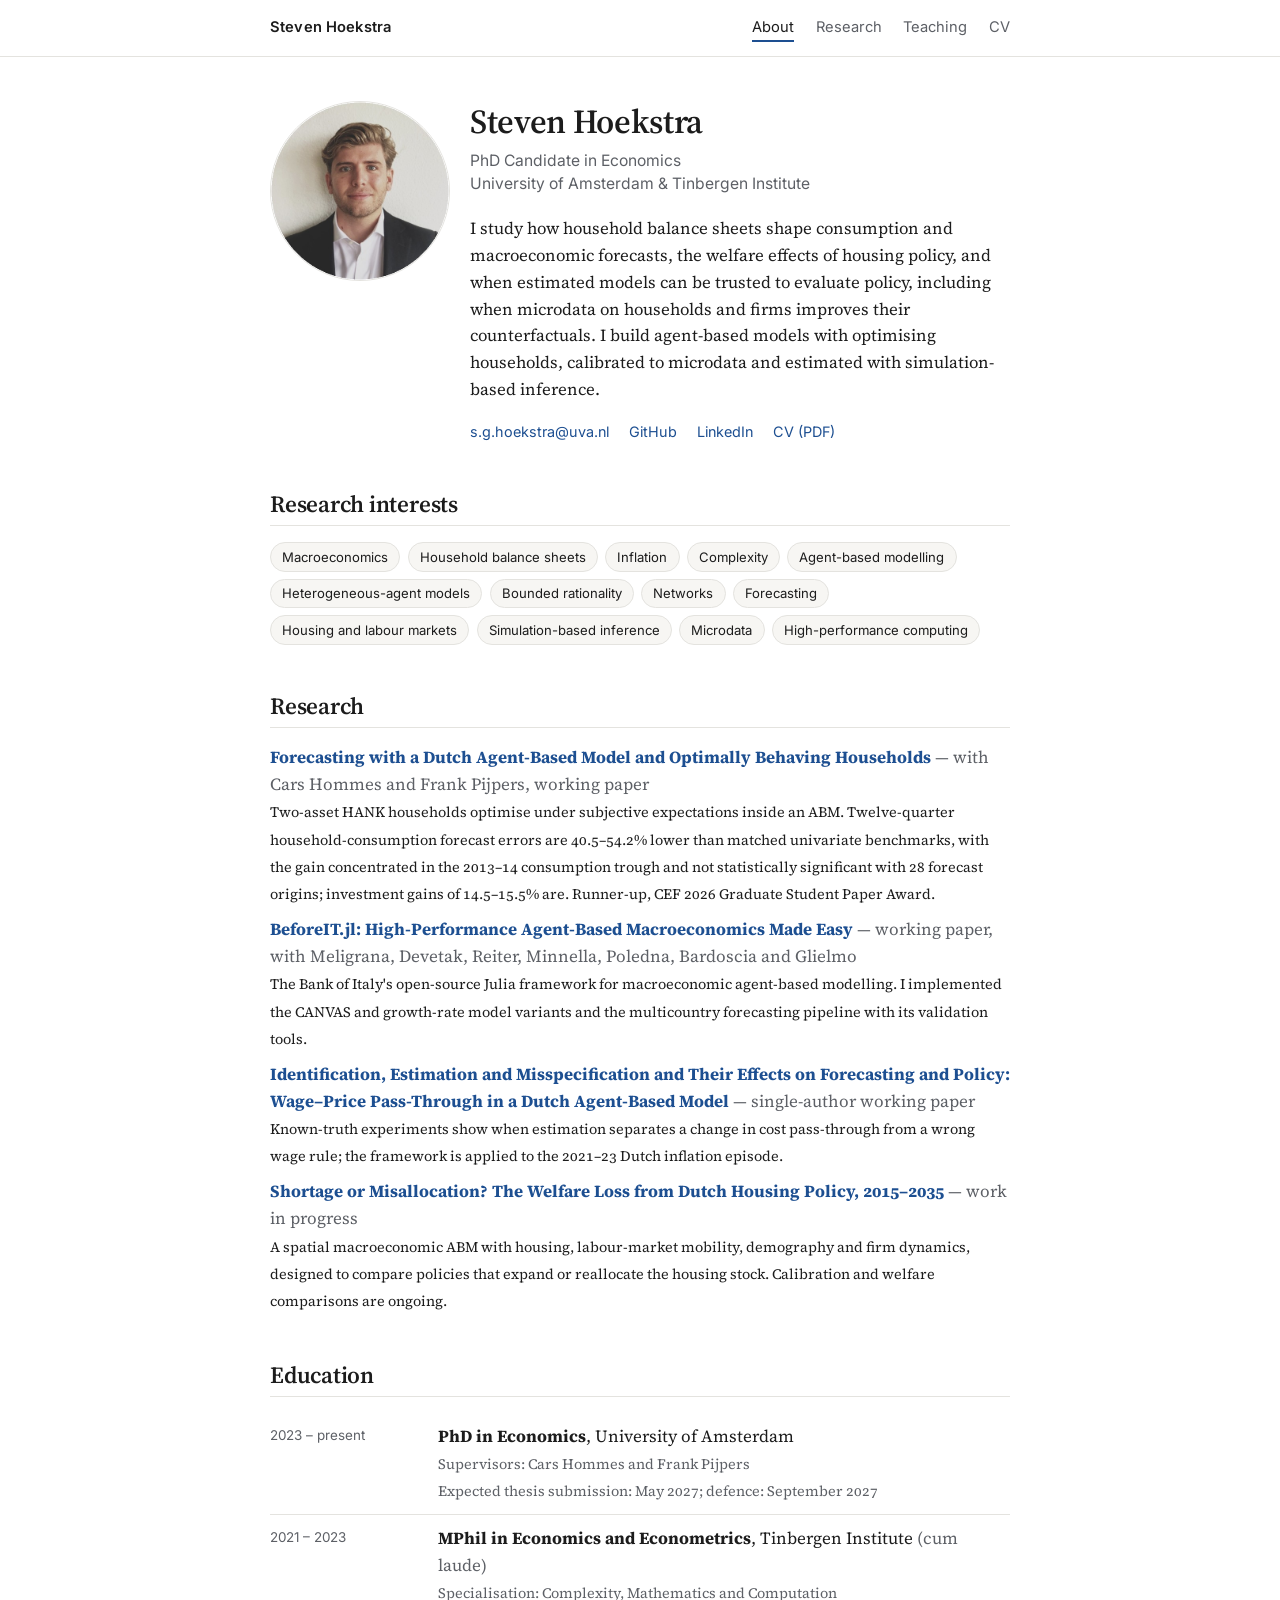
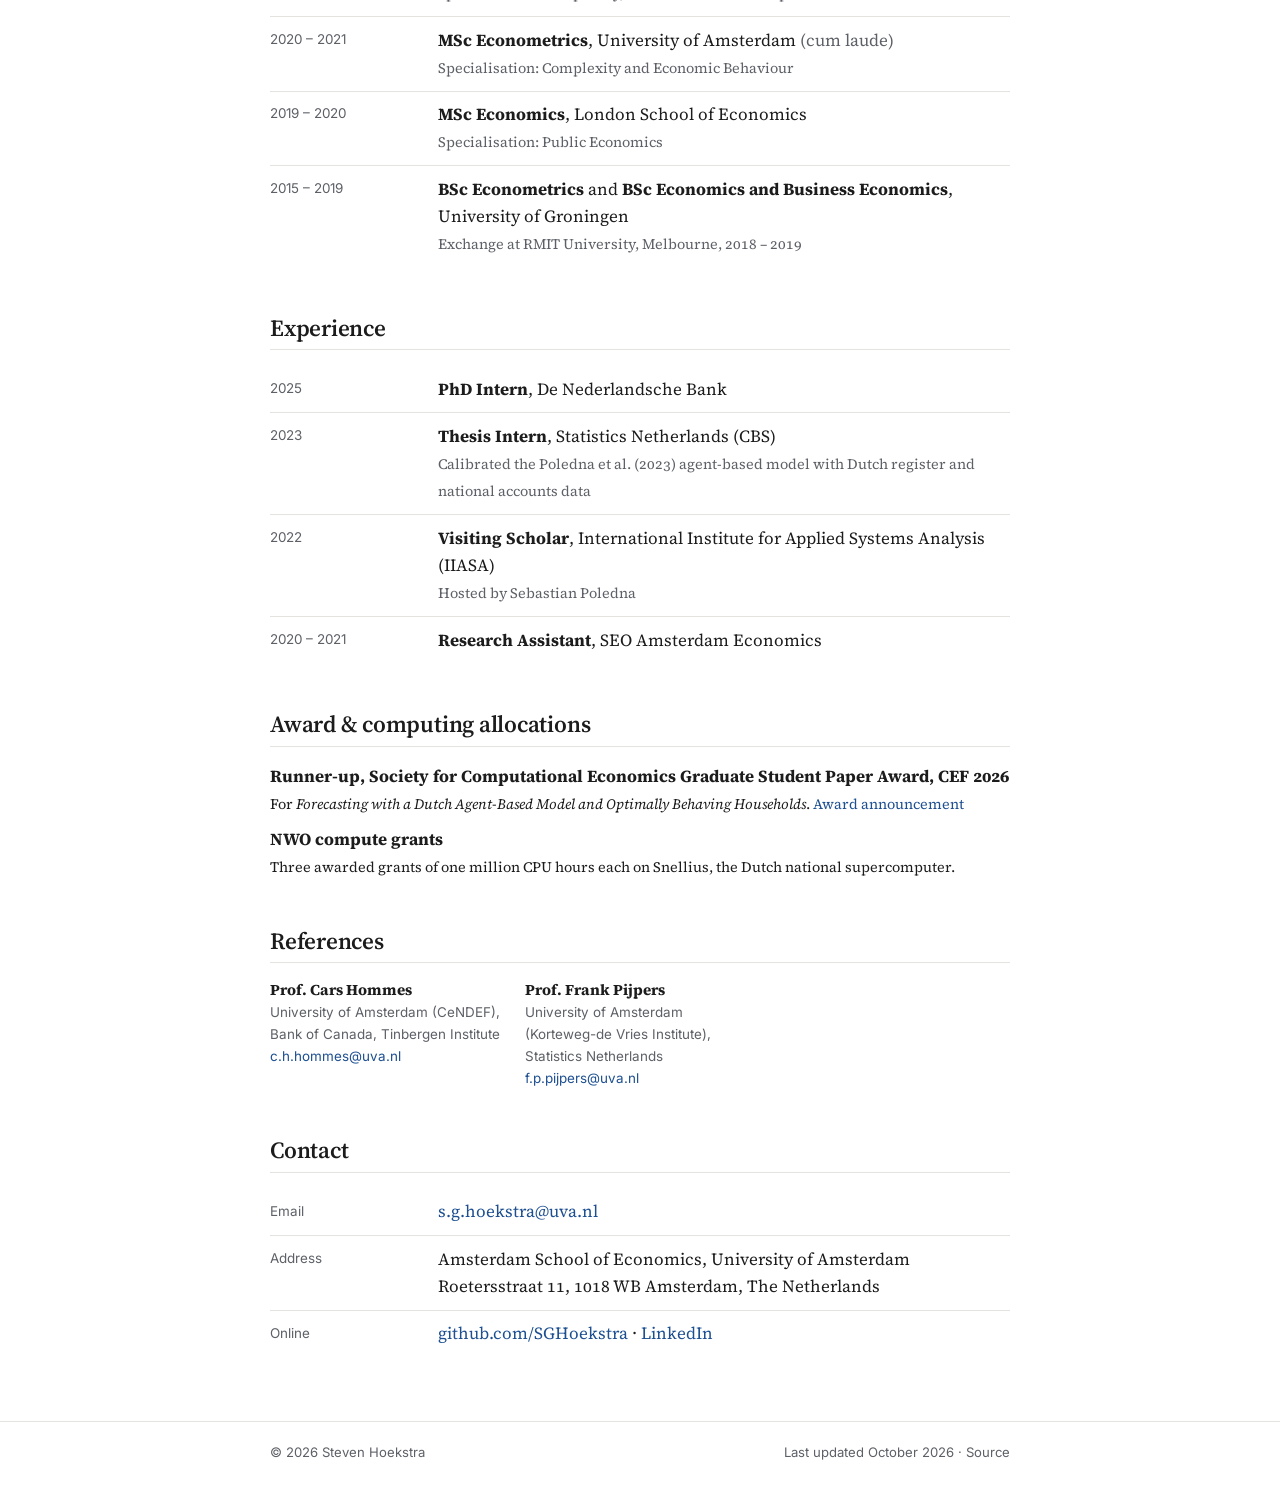
<file: index.html>
<!DOCTYPE html>
<html lang="en">
<head>
  <meta charset="utf-8">
  <meta name="viewport" content="width=device-width, initial-scale=1">
  <title>Steven Hoekstra — Economist, University of Amsterdam</title>
  <meta name="description" content="Steven Hoekstra is a PhD candidate in economics at the University of Amsterdam, studying household balance sheets, forecasting and the reliability of estimated models with agent-based models, microdata and simulation-based inference.">
  <link rel="canonical" href="https://sghoekstra.github.io/">
  <meta property="og:type" content="profile">
  <meta property="og:title" content="Steven Hoekstra — Economist">
  <meta property="og:description" content="PhD candidate in economics, University of Amsterdam & Tinbergen Institute. Household balance sheets, agent-based models and simulation-based inference.">
  <meta property="og:url" content="https://sghoekstra.github.io/">
  <link rel="icon" href="assets/img/favicon.svg" type="image/svg+xml">
  <link rel="preconnect" href="https://fonts.googleapis.com">
  <link rel="preconnect" href="https://fonts.gstatic.com" crossorigin>
  <link href="https://fonts.googleapis.com/css2?family=Inter:wght@400;500;600&family=Source+Serif+4:ital,opsz,wght@0,8..60,400;0,8..60,600;1,8..60,400&display=swap" rel="stylesheet">
  <link rel="stylesheet" href="assets/css/style.css?v=2">
</head>
<body>

<header class="site-header">
  <div class="wrap">
    <a class="brand" href="index.html">Steven Hoekstra</a>
    <nav aria-label="Main">
      <ul class="nav">
        <li><a href="index.html" aria-current="page">About</a></li>
        <li><a href="research.html">Research</a></li>
        <li><a href="teaching.html">Teaching</a></li>
        <li><a href="cv/Steven_Hoekstra_CV.pdf">CV</a></li>
      </ul>
    </nav>
  </div>
</header>

<main>
  <div class="wrap">

    <section class="hero">
      <img class="portrait" src="assets/img/portrait.jpg" alt="Portrait of Steven Hoekstra" width="180" height="180">
      <div>
        <h1>Steven Hoekstra</h1>
        <p class="title">PhD Candidate in Economics<br>University of Amsterdam &amp; Tinbergen Institute</p>
        <p class="lede">I study how household balance sheets shape consumption and macroeconomic forecasts, the welfare effects of housing policy, and when estimated models can be trusted to evaluate policy, including when microdata on households and firms improves their counterfactuals. I build agent-based models with optimising households, calibrated to microdata and estimated with simulation-based inference.</p>
        <ul class="contact">
          <li><a href="mailto:s.g.hoekstra@uva.nl">s.g.hoekstra@uva.nl</a></li>
          <li><a href="https://github.com/SGHoekstra">GitHub</a></li>
          <li><a href="https://www.linkedin.com/in/steven-hoekstra-570608b4/">LinkedIn</a></li>
          <li><a href="cv/Steven_Hoekstra_CV.pdf">CV (PDF)</a></li>
        </ul>
      </div>
    </section>


    <h2>Research interests</h2>
    <ul class="fields">
      <li>Macroeconomics</li>
      <li>Household balance sheets</li>
      <li>Inflation</li>
      <li>Complexity</li>
      <li>Agent-based modelling</li>
      <li>Heterogeneous-agent models</li>
      <li>Bounded rationality</li>
      <li>Networks</li>
      <li>Forecasting</li>
      <li>Housing and labour markets</li>
      <li>Simulation-based inference</li>
      <li>Microdata</li>
      <li>High-performance computing</li>
    </ul>

    <h2>Research</h2>
    <ul class="clean">
      <li>
        <strong><a href="research.html#ocm">Forecasting with a Dutch Agent-Based Model and Optimally Behaving Households</a></strong> <span class="muted">— with Cars Hommes and Frank Pijpers, working paper</span><br>
        <span class="small">Two-asset HANK households optimise under subjective expectations inside an ABM. Twelve-quarter household-consumption forecast errors are 40.5–54.2% lower than matched univariate benchmarks, with the gain concentrated in the 2013–14 consumption trough and not statistically significant with 28 forecast origins; investment gains of 14.5–15.5% are. Runner-up, CEF 2026 Graduate Student Paper Award.</span>
      </li>
      <li>
        <strong><a href="research.html#beforeit">BeforeIT.jl: High-Performance Agent-Based Macroeconomics Made Easy</a></strong> <span class="muted">— working paper, with Meligrana, Devetak, Reiter, Minnella, Poledna, Bardoscia and Glielmo</span><br>
        <span class="small">The Bank of Italy's open-source Julia framework for macroeconomic agent-based modelling. I implemented the CANVAS and growth-rate model variants and the multicountry forecasting pipeline with its validation tools.</span>
      </li>
      <li>
        <strong><a href="research.html#wage-price">Identification, Estimation and Misspecification and Their Effects on Forecasting and Policy: Wage–Price Pass-Through in a Dutch Agent-Based Model</a></strong> <span class="muted">— single-author working paper</span><br>
        <span class="small">Known-truth experiments show when estimation separates a change in cost pass-through from a wrong wage rule; the framework is applied to the 2021–23 Dutch inflation episode.</span>
      </li>
      <li>
        <strong><a href="research.html#housing">Shortage or Misallocation? The Welfare Loss from Dutch Housing Policy, 2015–2035</a></strong> <span class="muted">— work in progress</span><br>
        <span class="small">A spatial macroeconomic ABM with housing, labour-market mobility, demography and firm dynamics, designed to compare policies that expand or reallocate the housing stock. Calibration and welfare comparisons are ongoing.</span>
      </li>
    </ul>

    <h2>Education</h2>
    <dl class="rows">
      <div>
        <dt>2023 – present</dt>
        <dd><strong>PhD in Economics</strong>, University of Amsterdam<br><span class="small muted">Supervisors: Cars Hommes and Frank Pijpers<br>Expected thesis submission: May 2027; defence: September 2027</span></dd>
      </div>
      <div>
        <dt>2021 – 2023</dt>
        <dd><strong>MPhil in Economics and Econometrics</strong>, Tinbergen Institute <span class="muted">(cum laude)</span><br><span class="small muted">Specialisation: Complexity, Mathematics and Computation</span></dd>
      </div>
      <div>
        <dt>2020 – 2021</dt>
        <dd><strong>MSc Econometrics</strong>, University of Amsterdam <span class="muted">(cum laude)</span><br><span class="small muted">Specialisation: Complexity and Economic Behaviour</span></dd>
      </div>
      <div>
        <dt>2019 – 2020</dt>
        <dd><strong>MSc Economics</strong>, London School of Economics<br><span class="small muted">Specialisation: Public Economics</span></dd>
      </div>
      <div>
        <dt>2015 – 2019</dt>
        <dd><strong>BSc Econometrics</strong> and <strong>BSc Economics and Business Economics</strong>, University of Groningen<br><span class="small muted">Exchange at RMIT University, Melbourne, 2018 – 2019</span></dd>
      </div>
    </dl>

    <h2>Experience</h2>
    <dl class="rows">
      <div>
        <dt>2025</dt>
        <dd><strong>PhD Intern</strong>, De Nederlandsche Bank</dd>
      </div>
      <div>
        <dt>2023</dt>
        <dd><strong>Thesis Intern</strong>, Statistics Netherlands (CBS)<br><span class="small muted">Calibrated the Poledna et al. (2023) agent-based model with Dutch register and national accounts data</span></dd>
      </div>
      <div>
        <dt>2022</dt>
        <dd><strong>Visiting Scholar</strong>, International Institute for Applied Systems Analysis (IIASA)<br><span class="small muted">Hosted by Sebastian Poledna</span></dd>
      </div>
      <div>
        <dt>2020 – 2021</dt>
        <dd><strong>Research Assistant</strong>, SEO Amsterdam Economics</dd>
      </div>
    </dl>

    <h2>Award &amp; computing allocations</h2>
    <ul class="clean">
      <li><strong>Runner-up, Society for Computational Economics Graduate Student Paper Award, CEF 2026</strong><br><span class="small">For <em>Forecasting with a Dutch Agent-Based Model and Optimally Behaving Households</em>. <a href="https://comp-econ.com/cef-2026-student-paper/">Award announcement</a></span></li>
      <li><strong>NWO compute grants</strong><br><span class="small">Three awarded grants of one million CPU hours each on Snellius, the Dutch national supercomputer.</span></li>
    </ul>

    <h2>References</h2>
    <ul class="refs">
      <li>
        <strong>Prof. Cars Hommes</strong>
        <span class="sans">University of Amsterdam (CeNDEF), Bank of Canada, Tinbergen Institute<br><a href="mailto:c.h.hommes@uva.nl">c.h.hommes@uva.nl</a></span>
      </li>
      <li>
        <strong>Prof. Frank Pijpers</strong>
        <span class="sans">University of Amsterdam (Korteweg-de Vries Institute), Statistics Netherlands<br><a href="mailto:f.p.pijpers@uva.nl">f.p.pijpers@uva.nl</a></span>
      </li>
    </ul>

    <h2>Contact</h2>
    <dl class="rows">
      <div>
        <dt>Email</dt>
        <dd><a href="mailto:s.g.hoekstra@uva.nl">s.g.hoekstra@uva.nl</a></dd>
      </div>
      <div>
        <dt>Address</dt>
        <dd>Amsterdam School of Economics, University of Amsterdam<br>Roetersstraat 11, 1018 WB Amsterdam, The Netherlands</dd>
      </div>
      <div>
        <dt>Online</dt>
        <dd><a href="https://github.com/SGHoekstra">github.com/SGHoekstra</a> · <a href="https://www.linkedin.com/in/steven-hoekstra-570608b4/">LinkedIn</a></dd>
      </div>
    </dl>

  </div>
</main>

<footer class="site-footer">
  <div class="wrap">
    <span>© 2026 Steven Hoekstra</span>
    <span>Last updated October 2026 · <a href="https://github.com/SGHoekstra/SGHoekstra.github.io">Source</a></span>
  </div>
</footer>

</body>
</html>
</file>
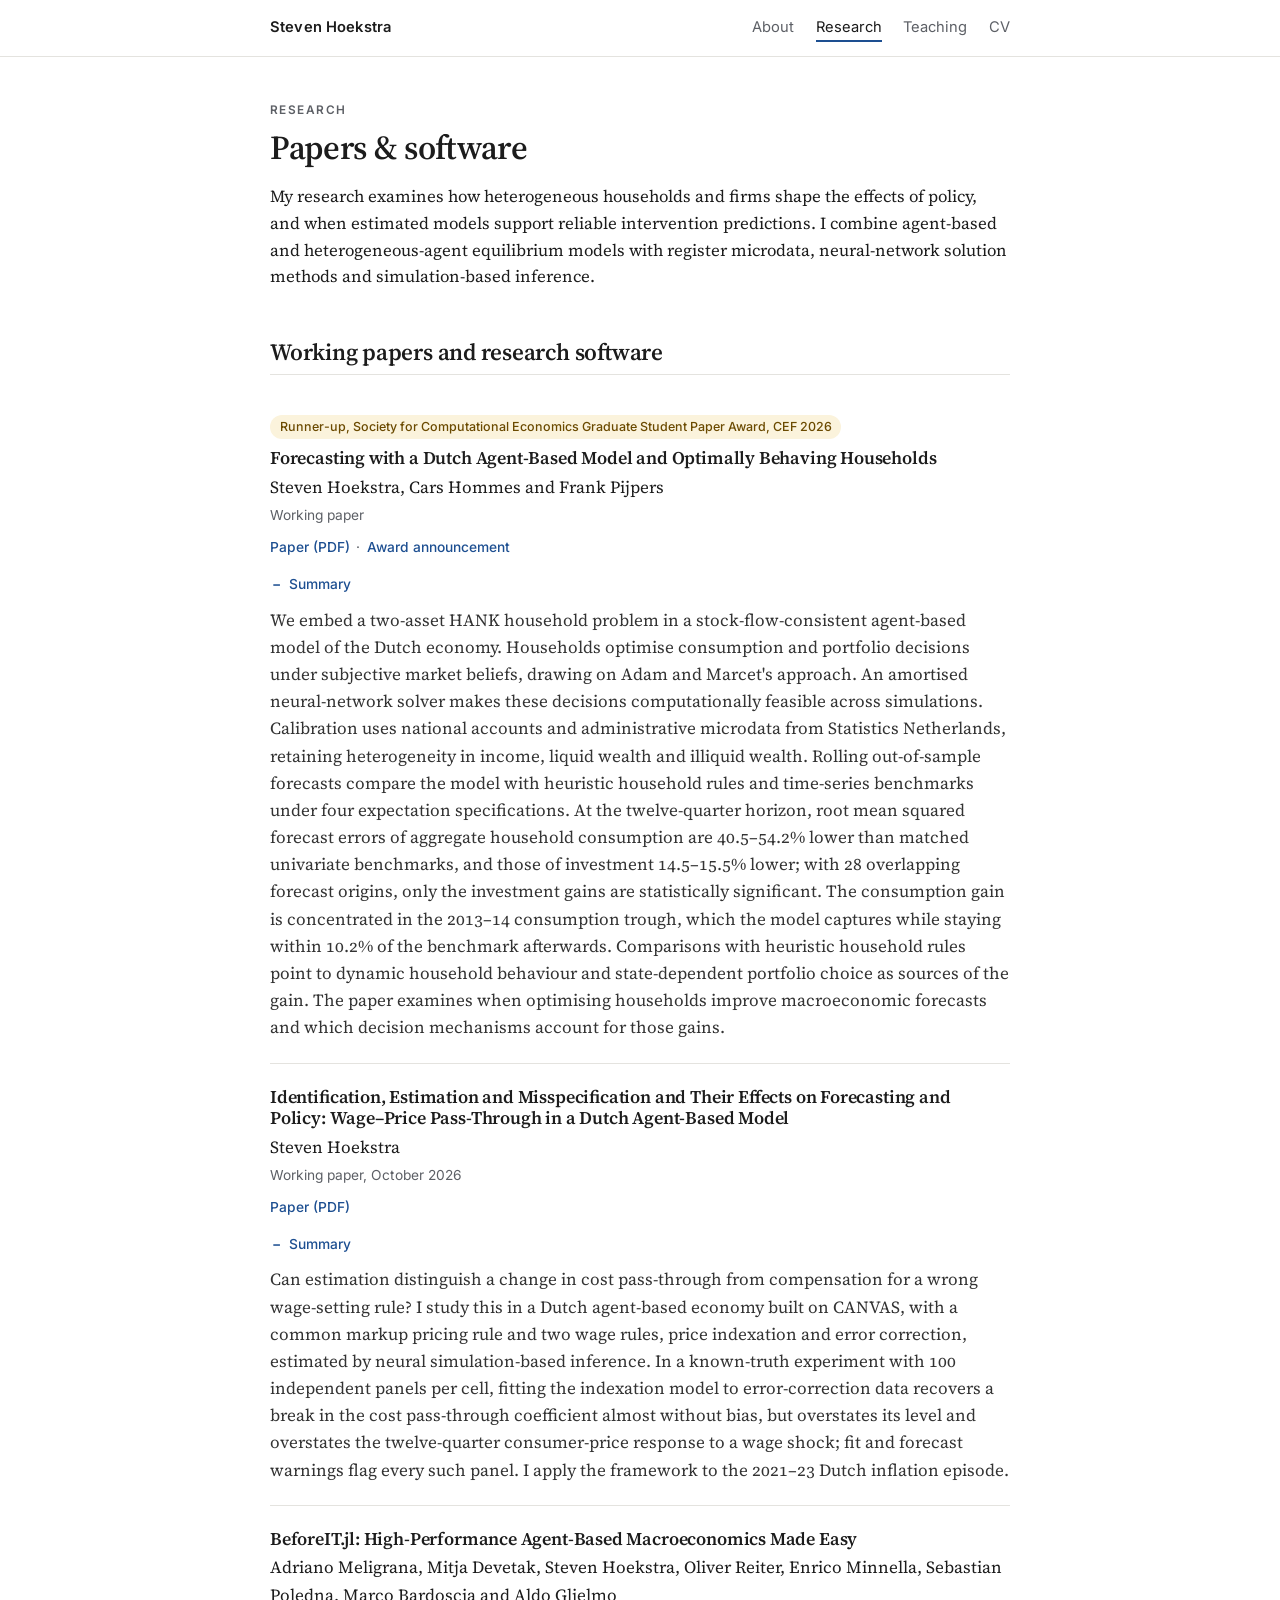
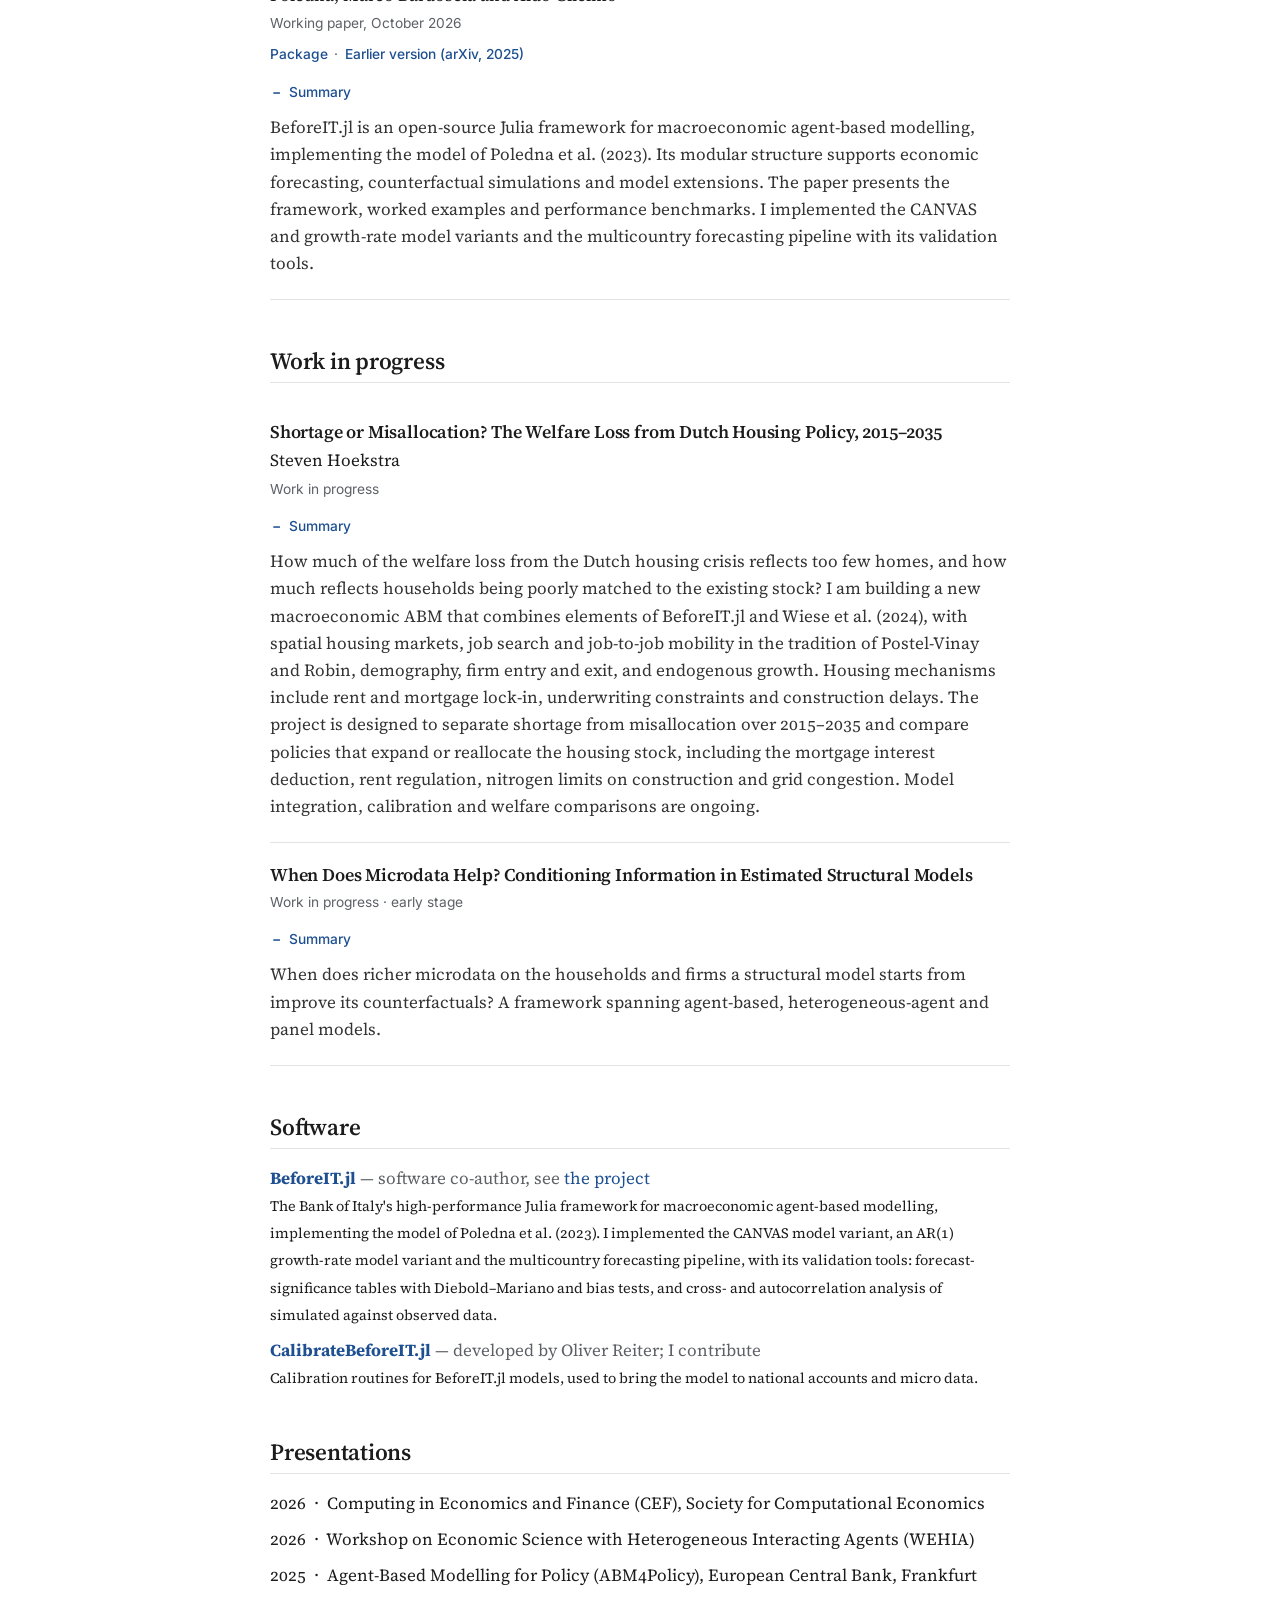
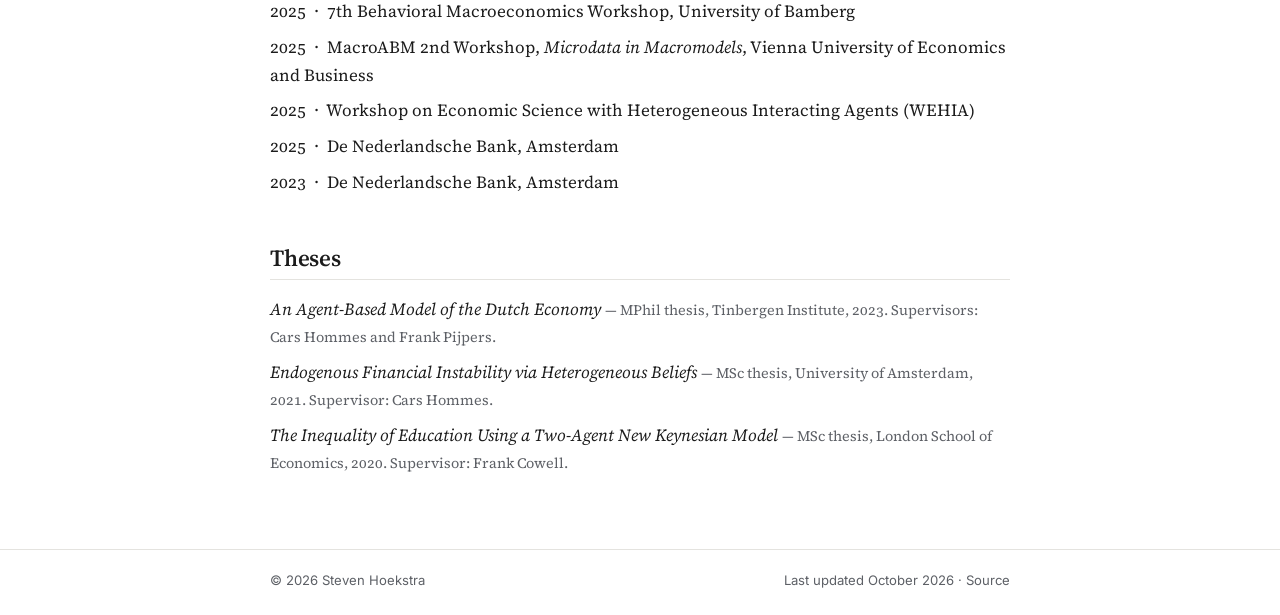
<file: research.html>
<!DOCTYPE html>
<html lang="en">
<head>
  <meta charset="utf-8">
  <meta name="viewport" content="width=device-width, initial-scale=1">
  <title>Research — Steven Hoekstra</title>
  <meta name="description" content="Research by Steven Hoekstra: job market paper, work in progress, software and presentations on agent-based and heterogeneous-agent macroeconomic modelling.">
  <link rel="canonical" href="https://sghoekstra.github.io/research.html">
  <link rel="icon" href="assets/img/favicon.svg" type="image/svg+xml">
  <link rel="preconnect" href="https://fonts.googleapis.com">
  <link rel="preconnect" href="https://fonts.gstatic.com" crossorigin>
  <link href="https://fonts.googleapis.com/css2?family=Inter:wght@400;500;600&family=Source+Serif+4:ital,opsz,wght@0,8..60,400;0,8..60,600;1,8..60,400&display=swap" rel="stylesheet">
  <link rel="stylesheet" href="assets/css/style.css?v=2">
</head>
<body>

<header class="site-header">
  <div class="wrap">
    <a class="brand" href="index.html">Steven Hoekstra</a>
    <nav aria-label="Main">
      <ul class="nav">
        <li><a href="index.html">About</a></li>
        <li><a href="research.html" aria-current="page">Research</a></li>
        <li><a href="teaching.html">Teaching</a></li>
        <li><a href="cv/Steven_Hoekstra_CV.pdf">CV</a></li>
      </ul>
    </nav>
  </div>
</header>

<main>
  <div class="wrap">

    <p class="eyebrow">Research</p>
    <h1>Papers &amp; software</h1>
    <p class="lede">My research examines how heterogeneous households and firms shape the effects of policy, and when estimated models support reliable intervention predictions. I combine agent-based and heterogeneous-agent equilibrium models with register microdata, neural-network solution methods and simulation-based inference.</p>

    <h2 id="working-papers">Working papers and research software</h2>
    <article class="paper" id="ocm">
      <span class="award">Runner-up, Society for Computational Economics Graduate Student Paper Award, CEF 2026</span>
      <h3>Forecasting with a Dutch Agent-Based Model and Optimally Behaving Households</h3>
      <p class="authors">Steven Hoekstra, Cars Hommes and Frank Pijpers</p>
      <p class="meta">Working paper</p>
      <ul class="links">
        <li><a href="papers/forecasting-dutch-abm.pdf">Paper (PDF)</a></li>
        <li><a href="https://comp-econ.com/cef-2026-student-paper/">Award announcement</a></li>
      </ul>
      <details class="abstract" open>
        <summary>Summary</summary>
        <p>We embed a two-asset HANK household problem in a stock-flow-consistent agent-based model of the Dutch economy. Households optimise consumption and portfolio decisions under subjective market beliefs, drawing on Adam and Marcet's approach. An amortised neural-network solver makes these decisions computationally feasible across simulations. Calibration uses national accounts and administrative microdata from Statistics Netherlands, retaining heterogeneity in income, liquid wealth and illiquid wealth. Rolling out-of-sample forecasts compare the model with heuristic household rules and time-series benchmarks under four expectation specifications. At the twelve-quarter horizon, root mean squared forecast errors of aggregate household consumption are 40.5–54.2% lower than matched univariate benchmarks, and those of investment 14.5–15.5% lower; with 28 overlapping forecast origins, only the investment gains are statistically significant. The consumption gain is concentrated in the 2013–14 consumption trough, which the model captures while staying within 10.2% of the benchmark afterwards. Comparisons with heuristic household rules point to dynamic household behaviour and state-dependent portfolio choice as sources of the gain. The paper examines when optimising households improve macroeconomic forecasts and which decision mechanisms account for those gains.</p>
      </details>
    </article>

    <article class="paper" id="wage-price">
      <h3>Identification, Estimation and Misspecification and Their Effects on Forecasting and Policy: Wage–Price Pass-Through in a Dutch Agent-Based Model</h3>
      <p class="authors">Steven Hoekstra</p>
      <p class="meta">Working paper, October 2026</p>
      <ul class="links">
        <li><a href="papers/wage-price-pass-through-dutch-abm.pdf">Paper (PDF)</a></li>
      </ul>
      <details class="abstract" open>
        <summary>Summary</summary>
        <p>Can estimation distinguish a change in cost pass-through from compensation for a wrong wage-setting rule? I study this in a Dutch agent-based economy built on CANVAS, with a common markup pricing rule and two wage rules, price indexation and error correction, estimated by neural simulation-based inference. In a known-truth experiment with 100 independent panels per cell, fitting the indexation model to error-correction data recovers a break in the cost pass-through coefficient almost without bias, but overstates its level and overstates the twelve-quarter consumer-price response to a wage shock; fit and forecast warnings flag every such panel. I apply the framework to the 2021–23 Dutch inflation episode.</p>
      </details>
    </article>

    <article class="paper" id="beforeit">
      <h3>BeforeIT.jl: High-Performance Agent-Based Macroeconomics Made Easy</h3>
      <p class="authors">Adriano Meligrana, Mitja Devetak, Steven Hoekstra, Oliver Reiter, Enrico Minnella, Sebastian Poledna, Marco Bardoscia and Aldo Glielmo</p>
      <p class="meta">Working paper, October 2026</p>
      <ul class="links">
        <li><a href="https://github.com/bancaditalia/BeforeIT.jl">Package</a></li>
        <li><a href="https://arxiv.org/abs/2502.13267">Earlier version (arXiv, 2025)</a></li>
      </ul>
      <details class="abstract" open>
        <summary>Summary</summary>
        <p>BeforeIT.jl is an open-source Julia framework for macroeconomic agent-based modelling, implementing the model of Poledna et al. (2023). Its modular structure supports economic forecasting, counterfactual simulations and model extensions. The paper presents the framework, worked examples and performance benchmarks. I implemented the CANVAS and growth-rate model variants and the multicountry forecasting pipeline with its validation tools.</p>
      </details>
    </article>

    <h2 id="work-in-progress">Work in progress</h2>
    <article class="paper" id="housing">
      <h3>Shortage or Misallocation? The Welfare Loss from Dutch Housing Policy, 2015–2035</h3>
      <p class="authors">Steven Hoekstra</p>
      <p class="meta">Work in progress</p>
      <details class="abstract" open>
        <summary>Summary</summary>
        <p>How much of the welfare loss from the Dutch housing crisis reflects too few homes, and how much reflects households being poorly matched to the existing stock? I am building a new macroeconomic ABM that combines elements of BeforeIT.jl and Wiese et al. (2024), with spatial housing markets, job search and job-to-job mobility in the tradition of Postel-Vinay and Robin, demography, firm entry and exit, and endogenous growth. Housing mechanisms include rent and mortgage lock-in, underwriting constraints and construction delays. The project is designed to separate shortage from misallocation over 2015–2035 and compare policies that expand or reallocate the housing stock, including the mortgage interest deduction, rent regulation, nitrogen limits on construction and grid congestion. Model integration, calibration and welfare comparisons are ongoing.</p>
      </details>
    </article>
    <article class="paper" id="microdata">
      <h3>When Does Microdata Help? Conditioning Information in Estimated Structural Models</h3>
      <p class="meta">Work in progress · early stage</p>
      <details class="abstract" open>
        <summary>Summary</summary>
        <p>When does richer microdata on the households and firms a structural model starts from improve its counterfactuals? A framework spanning agent-based, heterogeneous-agent and panel models.</p>
      </details>
    </article>


    <h2>Software</h2>
    <ul class="clean">
      <li>
        <strong><a href="https://github.com/bancaditalia/BeforeIT.jl">BeforeIT.jl</a></strong> <span class="muted">— software co-author, see <a href="#beforeit">the project</a></span><br>
        <span class="small">The Bank of Italy's high-performance Julia framework for macroeconomic agent-based modelling, implementing the model of Poledna et al. (2023). I implemented the CANVAS model variant, an AR(1) growth-rate model variant and the multicountry forecasting pipeline, with its validation tools: forecast-significance tables with Diebold–Mariano and bias tests, and cross- and autocorrelation analysis of simulated against observed data.</span>
      </li>
      <li>
        <strong><a href="https://github.com/ViennaInstitute/CalibrateBeforeIT.jl">CalibrateBeforeIT.jl</a></strong> <span class="muted">— developed by Oliver Reiter; I contribute</span><br>
        <span class="small">Calibration routines for BeforeIT.jl models, used to bring the model to national accounts and micro data.</span>
      </li>
    </ul>

    <h2>Presentations</h2>
    <ul class="clean">
      <li>2026 &nbsp;·&nbsp; Computing in Economics and Finance (CEF), Society for Computational Economics</li>
      <li>2026 &nbsp;·&nbsp; Workshop on Economic Science with Heterogeneous Interacting Agents (WEHIA)</li>
      <li>2025 &nbsp;·&nbsp; Agent-Based Modelling for Policy (ABM4Policy), European Central Bank, Frankfurt</li>
      <li>2025 &nbsp;·&nbsp; 7th Behavioral Macroeconomics Workshop, University of Bamberg</li>
      <li>2025 &nbsp;·&nbsp; MacroABM 2nd Workshop, <em>Microdata in Macromodels</em>, Vienna University of Economics and Business</li>
      <li>2025 &nbsp;·&nbsp; Workshop on Economic Science with Heterogeneous Interacting Agents (WEHIA)</li>
      <li>2025 &nbsp;·&nbsp; De Nederlandsche Bank, Amsterdam</li>
      <li>2023 &nbsp;·&nbsp; De Nederlandsche Bank, Amsterdam</li>
    </ul>

    <h2>Theses</h2>
    <ul class="clean">
      <li><em>An Agent-Based Model of the Dutch Economy</em> <span class="small muted">— MPhil thesis, Tinbergen Institute, 2023. Supervisors: Cars Hommes and Frank Pijpers.</span></li>
      <li><em>Endogenous Financial Instability via Heterogeneous Beliefs</em> <span class="small muted">— MSc thesis, University of Amsterdam, 2021. Supervisor: Cars Hommes.</span></li>
      <li><em>The Inequality of Education Using a Two-Agent New Keynesian Model</em> <span class="small muted">— MSc thesis, London School of Economics, 2020. Supervisor: Frank Cowell.</span></li>
    </ul>

  </div>
</main>

<footer class="site-footer">
  <div class="wrap">
    <span>© 2026 Steven Hoekstra</span>
    <span>Last updated October 2026 · <a href="https://github.com/SGHoekstra/SGHoekstra.github.io">Source</a></span>
  </div>
</footer>

</body>
</html>
</file>
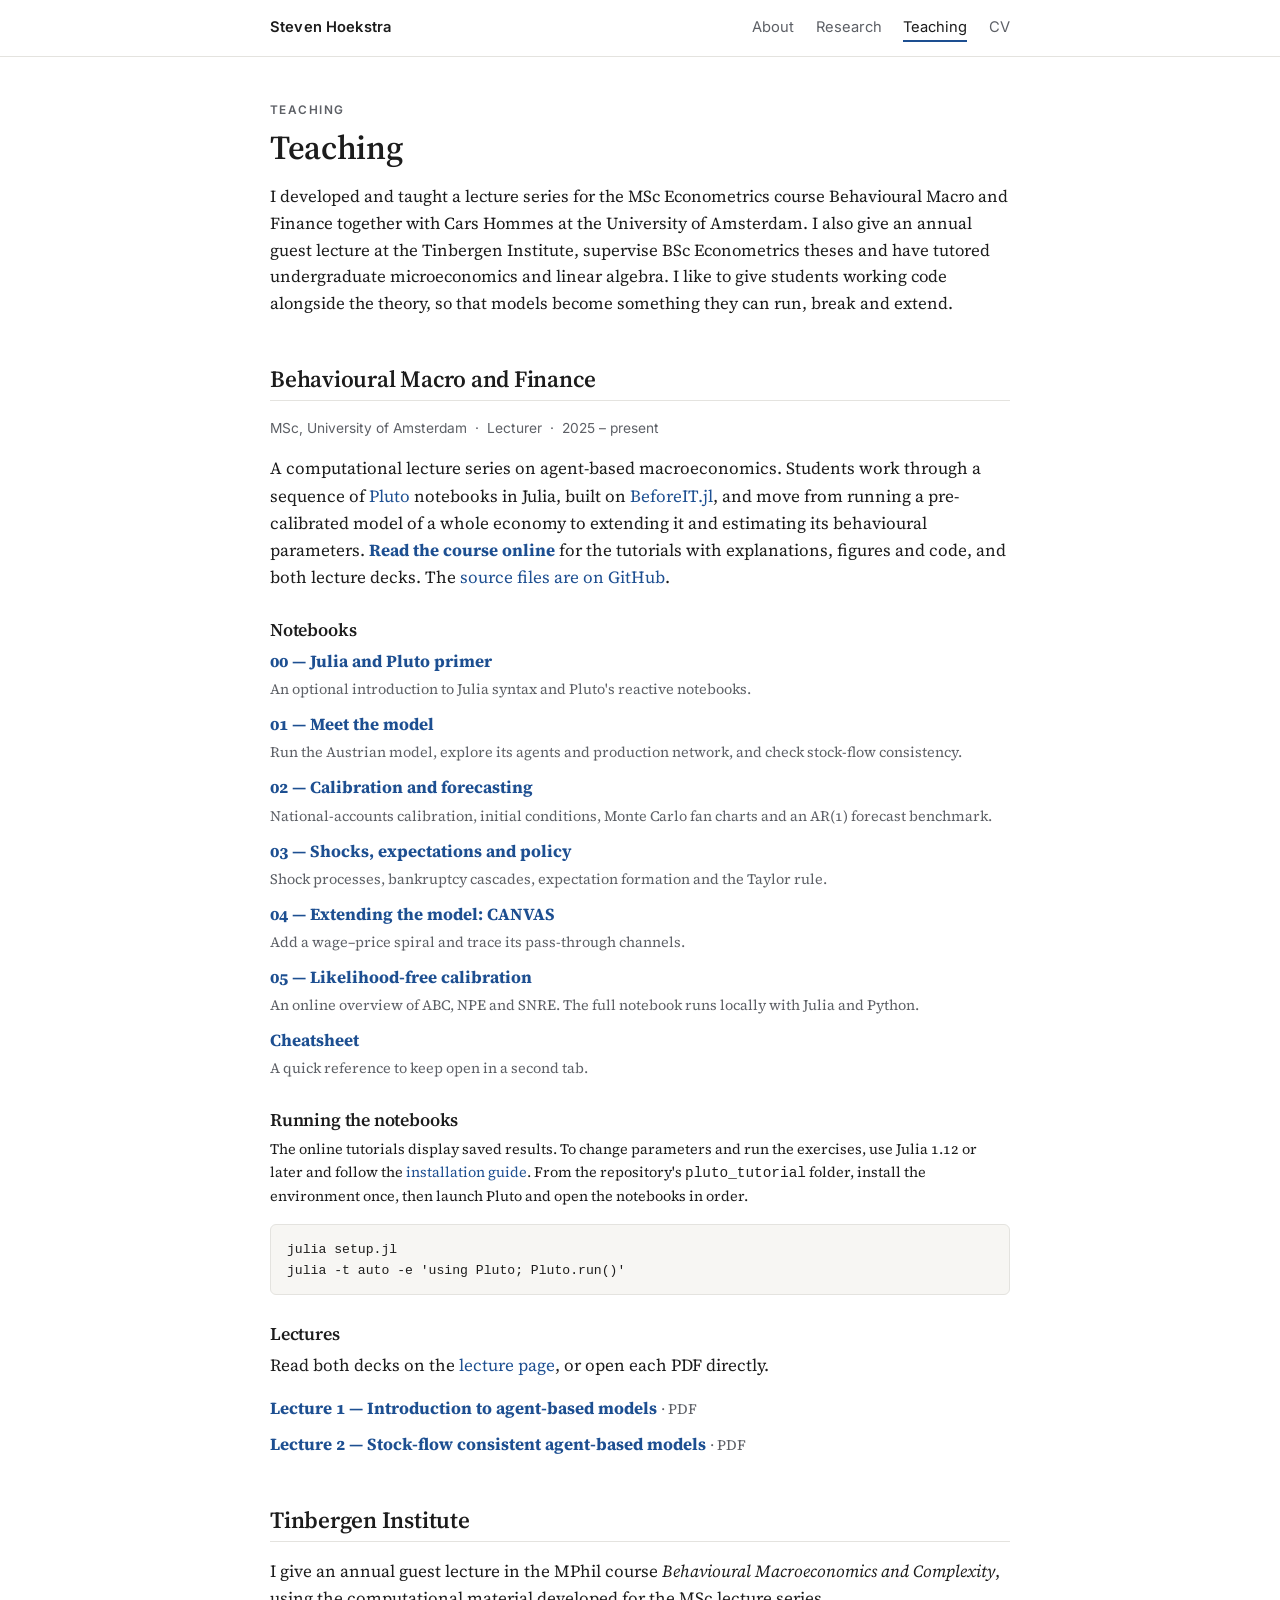
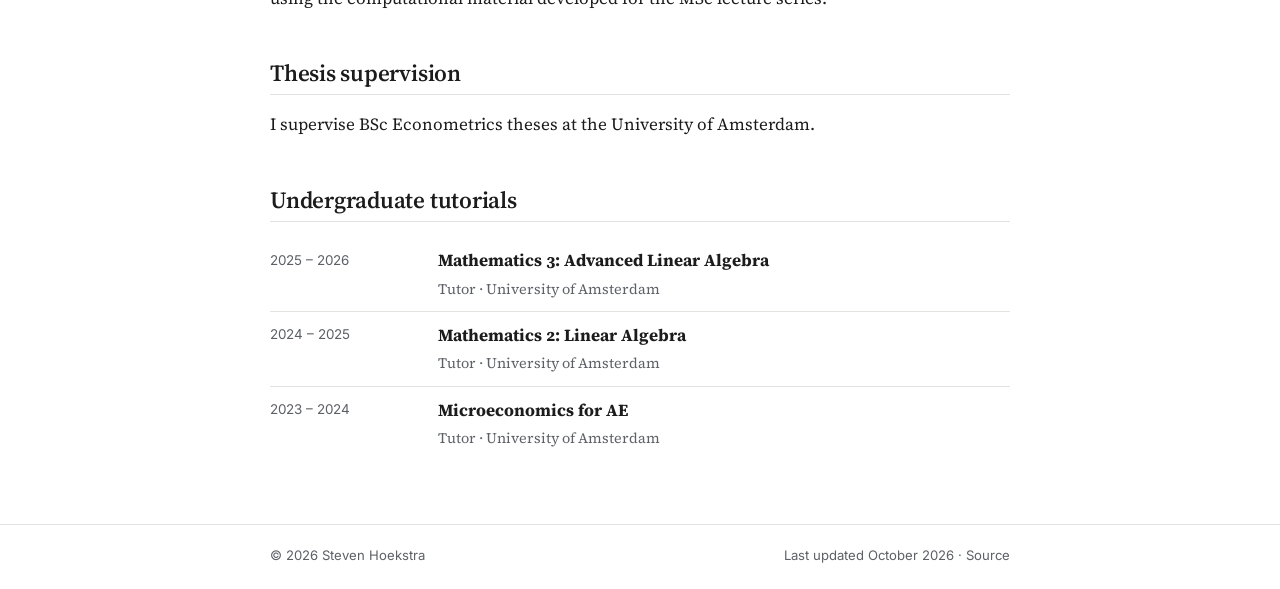
<file: teaching.html>
<!DOCTYPE html>
<html lang="en">
<head>
  <meta charset="utf-8">
  <meta name="viewport" content="width=device-width, initial-scale=1">
  <title>Teaching — Steven Hoekstra</title>
  <meta name="description" content="Steven Hoekstra teaches behavioural macroeconomics at the University of Amsterdam and Tinbergen Institute, tutors undergraduate courses and supervises BSc Econometrics theses.">
  <link rel="canonical" href="https://sghoekstra.github.io/teaching.html">
  <link rel="icon" href="assets/img/favicon.svg" type="image/svg+xml">
  <link rel="preconnect" href="https://fonts.googleapis.com">
  <link rel="preconnect" href="https://fonts.gstatic.com" crossorigin>
  <link href="https://fonts.googleapis.com/css2?family=Inter:wght@400;500;600&family=Source+Serif+4:ital,opsz,wght@0,8..60,400;0,8..60,600;1,8..60,400&display=swap" rel="stylesheet">
  <link rel="stylesheet" href="assets/css/style.css?v=2">
</head>
<body>

<header class="site-header">
  <div class="wrap">
    <a class="brand" href="index.html">Steven Hoekstra</a>
    <nav aria-label="Main">
      <ul class="nav">
        <li><a href="index.html">About</a></li>
        <li><a href="research.html">Research</a></li>
        <li><a href="teaching.html" aria-current="page">Teaching</a></li>
        <li><a href="cv/Steven_Hoekstra_CV.pdf">CV</a></li>
      </ul>
    </nav>
  </div>
</header>

<main>
  <div class="wrap">

    <p class="eyebrow">Teaching</p>
    <h1>Teaching</h1>
    <p class="lede">I developed and taught a lecture series for the MSc Econometrics course Behavioural Macro and Finance together with Cars Hommes at the University of Amsterdam. I also give an annual guest lecture at the Tinbergen Institute, supervise BSc Econometrics theses and have tutored undergraduate microeconomics and linear algebra. I like to give students working code alongside the theory, so that models become something they can run, break and extend.</p>

    <h2>Behavioural Macro and Finance</h2>
    <p class="course-meta">MSc, University of Amsterdam &nbsp;·&nbsp; Lecturer &nbsp;·&nbsp; 2025 – present</p>
    <p>A computational lecture series on agent-based macroeconomics. Students work through a sequence of <a href="https://plutojl.org/">Pluto</a> notebooks in Julia, built on <a href="https://github.com/bancaditalia/BeforeIT.jl">BeforeIT.jl</a>, and move from running a pre-calibrated model of a whole economy to extending it and estimating its behavioural parameters. <a href="https://sghoekstra.github.io/Behavioural_Macro_and_Finance/"><strong>Read the course online</strong></a> for the tutorials with explanations, figures and code, and both lecture decks. The <a href="https://github.com/SGHoekstra/Behavioural_Macro_and_Finance">source files are on GitHub</a>.</p>

    <h3 class="sub">Notebooks</h3>
    <ul class="clean notebooks">
      <li><a href="https://sghoekstra.github.io/Behavioural_Macro_and_Finance/notebooks/00_julia_pluto_primer/"><strong>00 — Julia and Pluto primer</strong></a><br><span class="small muted">An optional introduction to Julia syntax and Pluto's reactive notebooks.</span></li>
      <li><a href="https://sghoekstra.github.io/Behavioural_Macro_and_Finance/notebooks/01_meet_the_model/"><strong>01 — Meet the model</strong></a><br><span class="small muted">Run the Austrian model, explore its agents and production network, and check stock-flow consistency.</span></li>
      <li><a href="https://sghoekstra.github.io/Behavioural_Macro_and_Finance/notebooks/02_calibration_and_forecasting/"><strong>02 — Calibration and forecasting</strong></a><br><span class="small muted">National-accounts calibration, initial conditions, Monte Carlo fan charts and an AR(1) forecast benchmark.</span></li>
      <li><a href="https://sghoekstra.github.io/Behavioural_Macro_and_Finance/notebooks/03_shocks_expectations_policy/"><strong>03 — Shocks, expectations and policy</strong></a><br><span class="small muted">Shock processes, bankruptcy cascades, expectation formation and the Taylor rule.</span></li>
      <li><a href="https://sghoekstra.github.io/Behavioural_Macro_and_Finance/notebooks/04_extensions_canvas/"><strong>04 — Extending the model: CANVAS</strong></a><br><span class="small muted">Add a wage–price spiral and trace its pass-through channels.</span></li>
      <li><a href="https://sghoekstra.github.io/Behavioural_Macro_and_Finance/notebook05/"><strong>05 — Likelihood-free calibration</strong></a><br><span class="small muted">An online overview of ABC, NPE and SNRE. The full notebook runs locally with Julia and Python.</span></li>
      <li><a href="https://sghoekstra.github.io/Behavioural_Macro_and_Finance/notebooks/cheatsheet/"><strong>Cheatsheet</strong></a><br><span class="small muted">A quick reference to keep open in a second tab.</span></li>
    </ul>

    <h3 class="sub">Running the notebooks</h3>
    <p class="small">The online tutorials display saved results. To change parameters and run the exercises, use Julia 1.12 or later and follow the <a href="https://sghoekstra.github.io/Behavioural_Macro_and_Finance/installation/">installation guide</a>. From the repository's <code>pluto_tutorial</code> folder, install the environment once, then launch Pluto and open the notebooks in order.</p>
    <pre class="shell"><code>julia setup.jl
julia -t auto -e 'using Pluto; Pluto.run()'</code></pre>

    <h3 class="sub">Lectures</h3>
    <p>Read both decks on the <a href="https://sghoekstra.github.io/Behavioural_Macro_and_Finance/lectures/">lecture page</a>, or open each PDF directly.</p>
    <ul class="clean">
      <li><a href="https://sghoekstra.github.io/Behavioural_Macro_and_Finance/assets/lectures/lecture_1_intro_abm.pdf"><strong>Lecture 1 — Introduction to agent-based models</strong></a> <span class="small muted">· PDF</span></li>
      <li><a href="https://sghoekstra.github.io/Behavioural_Macro_and_Finance/assets/lectures/lecture_2_sfc_abm.pdf"><strong>Lecture 2 — Stock-flow consistent agent-based models</strong></a> <span class="small muted">· PDF</span></li>
    </ul>

    <h2>Tinbergen Institute</h2>
    <p>I give an annual guest lecture in the MPhil course <em>Behavioural Macroeconomics and Complexity</em>, using the computational material developed for the MSc lecture series.</p>

    <h2>Thesis supervision</h2>
    <p>I supervise BSc Econometrics theses at the University of Amsterdam.</p>

    <h2>Undergraduate tutorials</h2>
    <dl class="rows">
      <div>
        <dt>2025 – 2026</dt>
        <dd><strong>Mathematics 3: Advanced Linear Algebra</strong><br><span class="small muted">Tutor · University of Amsterdam</span></dd>
      </div>
      <div>
        <dt>2024 – 2025</dt>
        <dd><strong>Mathematics 2: Linear Algebra</strong><br><span class="small muted">Tutor · University of Amsterdam</span></dd>
      </div>
      <div>
        <dt>2023 – 2024</dt>
        <dd><strong>Microeconomics for AE</strong><br><span class="small muted">Tutor · University of Amsterdam</span></dd>
      </div>
    </dl>

  </div>
</main>

<footer class="site-footer">
  <div class="wrap">
    <span>© 2026 Steven Hoekstra</span>
    <span>Last updated October 2026 · <a href="https://github.com/SGHoekstra/SGHoekstra.github.io">Source</a></span>
  </div>
</footer>

</body>
</html>
</file>
<file: assets/css/style.css>
/* ------------------------------------------------------------------
   Steven Hoekstra — academic site
   Plain CSS, no build step. Edit freely.
   ------------------------------------------------------------------ */

:root {
  --bg: #ffffff;
  --bg-soft: #f7f6f3;
  --text: #1c1c1c;
  --muted: #5d6066;
  --line: #e4e3df;
  --accent: #1d4f91;
  --accent-soft: #eef3fa;
  --serif: "Source Serif 4", "Iowan Old Style", Georgia, "Times New Roman", serif;
  --sans: "Inter", system-ui, -apple-system, "Segoe UI", Helvetica, Arial, sans-serif;
  --maxw: 780px;
}

* { box-sizing: border-box; }

html { -webkit-text-size-adjust: 100%; }

body {
  margin: 0;
  background: var(--bg);
  color: var(--text);
  font-family: var(--serif);
  font-size: 17px;
  line-height: 1.6;
  font-feature-settings: "kern", "liga", "onum";
}

a { color: var(--accent); text-decoration: none; }
a:hover, a:focus-visible { text-decoration: underline; text-underline-offset: 3px; }
a:focus-visible { outline: 2px solid var(--accent); outline-offset: 2px; border-radius: 2px; }

.wrap { max-width: var(--maxw); margin: 0 auto; padding: 0 1.25rem; }

/* Header / nav ------------------------------------------------------ */
.site-header {
  border-bottom: 1px solid var(--line);
  font-family: var(--sans);
  font-size: 0.92rem;
}
.site-header .wrap {
  display: flex; flex-wrap: wrap; align-items: center; justify-content: space-between;
  gap: 0.5rem 1.5rem; padding-top: 1rem; padding-bottom: 1rem;
}
.brand { font-weight: 600; color: var(--text); letter-spacing: 0.01em; }
.brand:hover { text-decoration: none; color: var(--accent); }
.nav { display: flex; flex-wrap: wrap; gap: 0 1.35rem; margin: 0; padding: 0; list-style: none; }
.nav a { color: var(--muted); padding: 0.25rem 0; border-bottom: 2px solid transparent; }
.nav a:hover { color: var(--text); text-decoration: none; }
.nav a[aria-current="page"] { color: var(--text); border-bottom-color: var(--accent); }

/* Typography -------------------------------------------------------- */
h1, h2, h3 { font-family: var(--serif); font-weight: 600; line-height: 1.2; margin: 0; letter-spacing: -0.01em; }
h1 { font-size: 2.1rem; }
h2 { font-size: 1.45rem; margin-top: 3rem; margin-bottom: 1rem; padding-bottom: 0.4rem; border-bottom: 1px solid var(--line); }
h3 { font-size: 1.12rem; }
p { margin: 0 0 1rem; }
.lede { font-size: 1.05rem; }
h1 + .lede { margin-top: 1rem; }
.muted { color: var(--muted); }
.small { font-size: 0.9rem; }
.sans { font-family: var(--sans); }
.eyebrow {
  font-family: var(--sans); font-size: 0.74rem; font-weight: 600; letter-spacing: 0.12em;
  text-transform: uppercase; color: var(--muted); margin: 0 0 0.5rem;
}

main { padding: 2.75rem 0 4rem; }

/* Hero -------------------------------------------------------------- */
.hero { display: grid; grid-template-columns: 168px 1fr; gap: 2rem; align-items: start; }
.hero .portrait {
  width: 180px; height: 180px; object-fit: cover; border-radius: 50%;
  border: 1px solid var(--line); background: var(--bg-soft); display: block;
}
.hero .title { font-family: var(--sans); color: var(--muted); font-size: 0.98rem; margin: 0.5rem 0 1.25rem; line-height: 1.5; }
.hero .contact { font-family: var(--sans); font-size: 0.9rem; margin: 0; padding: 0; list-style: none; display: flex; flex-wrap: wrap; gap: 0.35rem 1.25rem; }

/* Notice / callout -------------------------------------------------- */
.notice {
  margin: 2rem 0 0; padding: 1rem 1.2rem; background: var(--accent-soft);
  border-left: 3px solid var(--accent); border-radius: 0 6px 6px 0;
}
.notice p { margin: 0; }
.notice p + p { margin-top: 0.5rem; }

/* Papers ------------------------------------------------------------ */
.paper { padding: 1.35rem 0; border-bottom: 1px solid var(--line); }
.paper:last-child { border-bottom: 0; }
.paper h3 { margin-bottom: 0.3rem; }
.paper .authors { margin: 0 0 0.2rem; }
.paper .meta { font-family: var(--sans); font-size: 0.86rem; color: var(--muted); margin: 0 0 0.6rem; }
.paper .meta em { font-style: normal; color: var(--text); }
.links { font-family: var(--sans); font-size: 0.86rem; margin: 0; padding: 0; list-style: none; display: flex; flex-wrap: wrap; gap: 0.3rem 0.4rem; }
.links li + li::before { content: "·"; color: var(--muted); margin-right: 0.4rem; }
.links a { font-weight: 500; }

details.abstract { margin-top: 0.75rem; }
details.abstract summary {
  cursor: pointer; font-family: var(--sans); font-size: 0.86rem; font-weight: 500; color: var(--accent);
  list-style: none; display: inline-flex; align-items: center; gap: 0.35rem;
}
details.abstract summary::-webkit-details-marker { display: none; }
details.abstract summary::before { content: "+"; display: inline-block; width: 1em; text-align: center; font-weight: 600; }
details.abstract[open] summary::before { content: "−"; }
details.abstract p { margin: 0.6rem 0 0; color: #333; }

.award {
  display: inline-block; font-family: var(--sans); font-size: 0.78rem; font-weight: 500;
  color: #6b4a00; background: #fbf3dc; border-radius: 999px; padding: 0.15rem 0.6rem; margin-bottom: 0.5rem;
}

/* Course page -------------------------------------------------------- */
h3 { margin-bottom: 0.45rem; }
h3.sub { margin-top: 1.75rem; }
.course-meta {
  font-family: var(--sans); font-size: 0.86rem; color: var(--muted); margin: 0 0 1rem;
}
pre.shell {
  overflow-x: auto; background: var(--bg-soft); border: 1px solid var(--line);
  border-radius: 6px; padding: 0.85rem 1rem; font-size: 0.82rem; margin: 0 0 1rem;
}
pre.shell code { font-family: ui-monospace, SFMono-Regular, Menlo, Consolas, monospace; }
ul.notebooks li { margin-bottom: 0.8rem; }

/* Lists ------------------------------------------------------------- */
ul.clean { list-style: none; padding: 0; margin: 0; }
ul.clean li { margin-bottom: 0.55rem; }
.fields { display: flex; flex-wrap: wrap; gap: 0.45rem; list-style: none; padding: 0; margin: 0; }
.fields li { font-family: var(--sans); font-size: 0.82rem; color: var(--text); background: var(--bg-soft); border: 1px solid var(--line); border-radius: 999px; padding: 0.2rem 0.7rem; }

.refs { display: grid; grid-template-columns: repeat(auto-fill, minmax(210px, 1fr)); gap: 1rem 1.5rem; list-style: none; padding: 0; margin: 0; }
.refs li { font-size: 0.95rem; line-height: 1.45; }
.refs strong { display: block; }
.refs .sans { color: var(--muted); font-size: 0.84rem; }

dl.rows { margin: 0; }
dl.rows div { display: grid; grid-template-columns: 9.5rem 1fr; gap: 0 1rem; padding: 0.6rem 0; border-bottom: 1px solid var(--line); }
dl.rows div:last-child { border-bottom: 0; }
dl.rows dt { font-family: var(--sans); font-size: 0.84rem; color: var(--muted); margin: 0; padding-top: 0.15rem; }
dl.rows dd { margin: 0; }

/* Footer ------------------------------------------------------------ */
.site-footer { border-top: 1px solid var(--line); font-family: var(--sans); font-size: 0.82rem; color: var(--muted); }
.site-footer .wrap { display: flex; flex-wrap: wrap; justify-content: space-between; gap: 0.5rem 1.5rem; padding-top: 1.25rem; padding-bottom: 1.5rem; }
.site-footer a { color: var(--muted); }

/* Responsive -------------------------------------------------------- */
@media (max-width: 620px) {
  body { font-size: 16px; }
  h1 { font-size: 1.75rem; }
  .hero { grid-template-columns: 1fr; gap: 1.25rem; }
  .hero .portrait { width: 140px; height: 140px; }
  dl.rows div { grid-template-columns: 1fr; gap: 0.15rem; }
}

/* Print ------------------------------------------------------------- */
@media print {
  .site-header, .site-footer { display: none; }
  body { font-size: 11pt; }
  a { color: inherit; }
  details.abstract { display: block; }
  details.abstract summary { display: none; }
  details.abstract p { display: block; }
}
</file>
